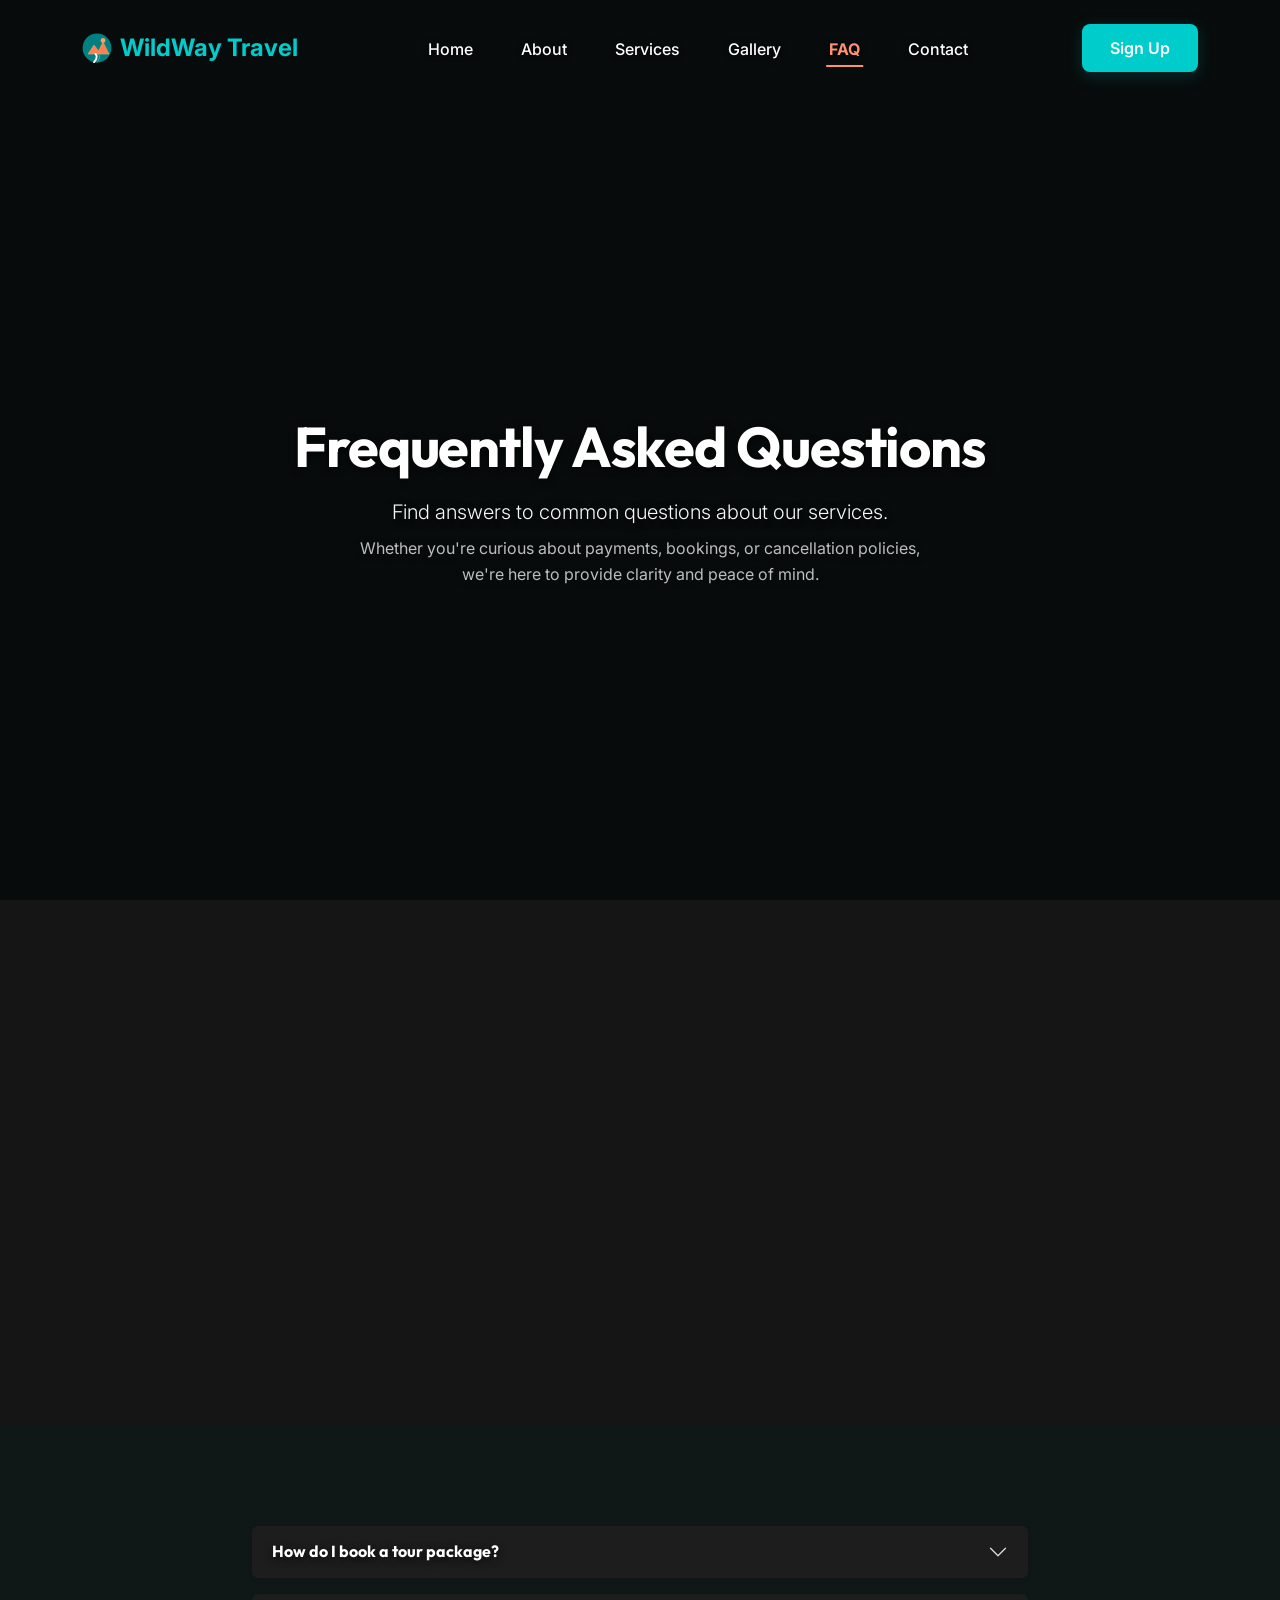
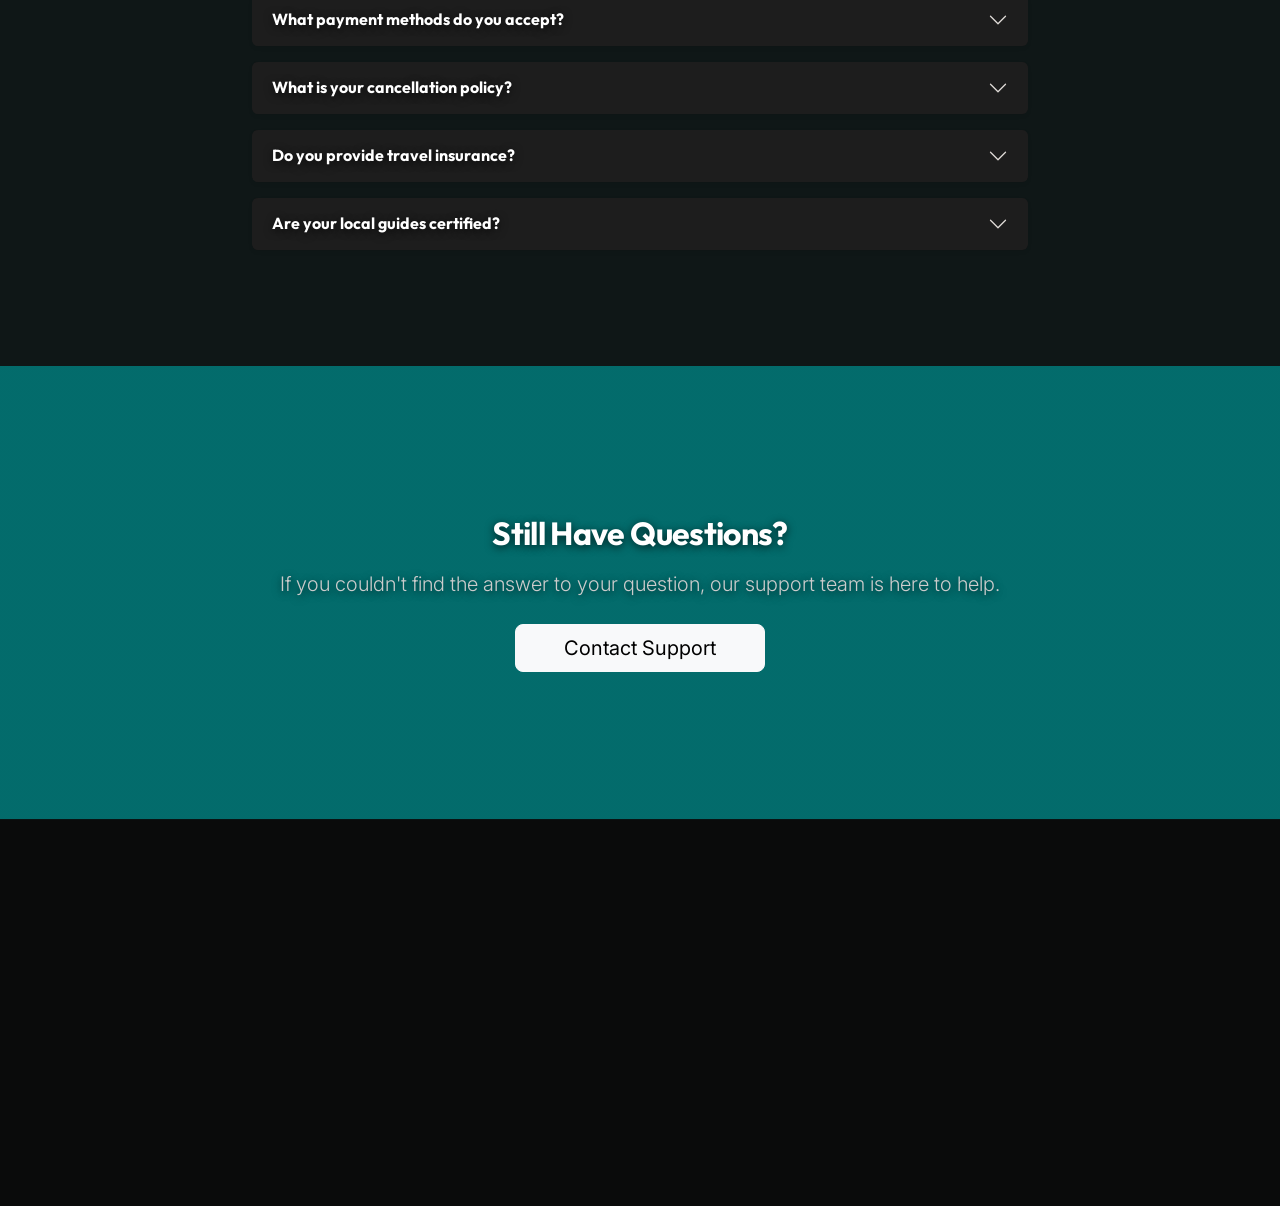
<file: faq.html>
<!DOCTYPE html>
<html lang="en" dir="ltr">
<head>
    <meta charset="UTF-8">
    <meta name="viewport" content="width=device-width, initial-scale=1.0">
    <title>WildWay Travel - FAQ</title>
    
    <link href="https://fonts.googleapis.com/css2?family=Inter:wght@400;500;600&family=Outfit:wght@400;700&display=swap" rel="stylesheet">
    <link href="https://cdn.jsdelivr.net/npm/bootstrap@5.3.2/dist/css/bootstrap.min.css" rel="stylesheet">
    <link rel="stylesheet" href="https://cdn.jsdelivr.net/npm/bootstrap-icons@1.11.1/font/bootstrap-icons.css">
    <link rel="stylesheet" href="assets/css/style.css">
<link rel="icon" href="assets/images/logo.svg" type="image/svg+xml">
</head>
<body>

    <!-- Header / Navbar -->
    <nav class="navbar navbar-expand-lg fixed-top">
        <div class="container">
            <a class="navbar-brand d-flex align-items-center gap-2" href="index.html">
                <img src="assets/images/logo.svg" alt="WildWay Logo" width="30" height="30">
                WildWay Travel
            </a>
            
            <button class="navbar-toggler" type="button" data-bs-toggle="offcanvas" data-bs-target="#mobileMenu" aria-controls="mobileMenu">
                <span class="navbar-toggler-icon"></span>
            </button>
            
            <div class="collapse navbar-collapse" id="mainMenu">
                <ul class="navbar-nav mx-auto mb-2 mb-lg-0">
                    <li class="nav-item">
                        <a class="nav-link" href="index.html">Home</a>
                    </li>
                    <li class="nav-item">
                        <a class="nav-link" href="about.html">About</a>
                    </li>
                    <li class="nav-item">
                        <a class="nav-link" href="services.html">Services</a>
                    </li>
                    <li class="nav-item">
                        <a class="nav-link" href="gallery.html">Gallery</a>
                    </li>
                    <li class="nav-item">
                        <a class="nav-link active" href="faq.html">FAQ</a>
                    </li>
                    <li class="nav-item">
                        <a class="nav-link" href="contact.html">Contact</a>
                    </li>
                </ul>
                
                <div class="d-flex align-items-center gap-3">
                    <a href="signup.html" class="btn btn-primary-custom">Sign Up</a>
                </div>
            </div>
        </div>
    </nav>

    <!-- Mobile Offcanvas Menu -->
    <div class="offcanvas offcanvas-end" tabindex="-1" id="mobileMenu" aria-labelledby="mobileMenuLabel">
        <div class="offcanvas-header">
            <a class="navbar-brand d-flex align-items-center gap-2 offcanvas-title" id="mobileMenuLabel" href="index.html">
                <img src="assets/images/logo.svg" alt="WildWay Logo" width="30" height="30">
                WildWay Travel
            </a>
            <button type="button" class="btn-close" data-bs-dismiss="offcanvas" aria-label="Close"></button>
        </div>
        <div class="offcanvas-body d-flex flex-column">
            <ul class="navbar-nav mb-4">
                <li class="nav-item"><a class="nav-link" href="index.html">Home</a></li>
                <li class="nav-item"><a class="nav-link" href="about.html">About</a></li>
                <li class="nav-item"><a class="nav-link" href="services.html">Services</a></li>
                <li class="nav-item"><a class="nav-link" href="gallery.html">Gallery</a></li>
                <li class="nav-item"><a class="nav-link" href="faq.html">FAQ</a></li>
                <li class="nav-item"><a class="nav-link" href="contact.html">Contact</a></li>
            </ul>
            <div class="d-grid gap-2 mt-4">
                <a href="signup.html" class="btn btn-primary-custom">Sign Up</a>
            </div>
        </div>
    </div>

    <!-- Hero Section -->
    <section class="hero-section" style="background: linear-gradient(rgba(0,0,0,0.5), rgba(0,0,0,0.5)), url('https://images.unsplash.com/photo-1497215728101-856f4ea42174?q=80&w=1920&auto=format&fit=crop') no-repeat center center; background-size: cover;">
        <div class="container hero-content text-center">
            <h1 class="display-4 fw-bold mb-3 animate-up text-white">Frequently Asked Questions</h1>
            <p class="lead text-light animate-up mb-2" style="animation-delay: 0.1s;">Find answers to common questions about our services.</p>
            <p class="text-light animate-up opacity-75" style="animation-delay: 0.2s; max-width: 600px; margin: 0 auto;">Whether you're curious about payments, bookings, or cancellation policies, we're here to provide clarity and peace of mind.</p>
        </div>
    </section>

    <!-- Popular Topics -->
    <section class="section-padding bg-light">
        <div class="container text-center">
            <h2 class="section-title animate-up">Popular Topics</h2>
            <div class="row g-4 mt-3">
                <div class="col-md-4 animate-up" style="animation-delay: 0.1s;">
                    <div class="card border-0 shadow-sm p-4 h-100 text-center">
                        <i class="bi bi-credit-card fs-1 text-primary mb-3"></i>
                        <h5 class="fw-bold">Payments &amp; Billing</h5>
                        <p class="mb-0" style="color:#aaaaaa;">Information on payment methods, refunds, and pricing.</p>
                    </div>
                </div>
                <div class="col-md-4 animate-up" style="animation-delay: 0.2s;">
                    <div class="card border-0 shadow-sm p-4 h-100 text-center">
                        <i class="bi bi-airplane fs-1 text-primary mb-3"></i>
                        <h5 class="fw-bold">Booking &amp; Cancellations</h5>
                        <p class="mb-0" style="color:#aaaaaa;">How to manage your trips and cancellation policies.</p>
                    </div>
                </div>
                <div class="col-md-4 animate-up" style="animation-delay: 0.3s;">
                    <div class="card border-0 shadow-sm p-4 h-100 text-center">
                        <i class="bi bi-shield-check fs-1 text-primary mb-3"></i>
                        <h5 class="fw-bold">Safety &amp; Insurance</h5>
                        <p class="mb-0" style="color:#aaaaaa;">Travel insurance details and safety guidelines.</p>
                    </div>
                </div>
            </div>
        </div>
    </section>

    <!-- FAQ Section -->
    <section class="section-padding">
        <div class="container max-w-800 mx-auto" style="max-width: 800px;">
            <div class="accordion" id="faqAccordion">
                
                <div class="accordion-item border-0 mb-3 shadow-sm rounded overflow-hidden animate-up">
                    <h2 class="accordion-header">
                        <button class="accordion-button fw-bold collapsed" type="button" data-bs-toggle="collapse" data-bs-target="#collapseOne" aria-expanded="false" aria-controls="collapseOne" style="background:rgba(30,30,30,0.95); color:#ffffff;">
                            How do I book a tour package?
                        </button>
                    </h2>
                    <div id="collapseOne" class="accordion-collapse collapse" data-bs-parent="#faqAccordion">
                        <div class="accordion-body" style="background:rgba(22,22,22,0.95); color:#cccccc;">
                            You can easily book a tour package by browsing our Services page, selecting the package you are interested in, and following the on-screen instructions to secure your reservation. Alternatively, you can contact our 24/7 support for assistance.
                        </div>
                    </div>
                </div>

                <!-- FAQ Item 2 -->
                <div class="accordion-item border-0 mb-3 shadow-sm rounded overflow-hidden animate-up" style="animation-delay: 0.1s;">
                    <h2 class="accordion-header">
                        <button class="accordion-button fw-bold collapsed" type="button" data-bs-toggle="collapse" data-bs-target="#collapseTwo" aria-expanded="false" aria-controls="collapseTwo" style="background:rgba(30,30,30,0.95); color:#ffffff;">
                            What payment methods do you accept?
                        </button>
                    </h2>
                    <div id="collapseTwo" class="accordion-collapse collapse" data-bs-parent="#faqAccordion">
                        <div class="accordion-body" style="background:rgba(22,22,22,0.95); color:#cccccc;">
                            We accept all major credit and debit cards, including Visa, MasterCard, and American Express. We also support digital wallets such as PayPal, Apple Pay, and Google Pay for secure and convenient transactions.
                        </div>
                    </div>
                </div>

                <!-- FAQ Item 3 -->
                <div class="accordion-item border-0 mb-3 shadow-sm rounded overflow-hidden animate-up" style="animation-delay: 0.2s;">
                    <h2 class="accordion-header">
                        <button class="accordion-button fw-bold collapsed" type="button" data-bs-toggle="collapse" data-bs-target="#collapseThree" aria-expanded="false" aria-controls="collapseThree" style="background:rgba(30,30,30,0.95); color:#ffffff;">
                            What is your cancellation policy?
                        </button>
                    </h2>
                    <div id="collapseThree" class="accordion-collapse collapse" data-bs-parent="#faqAccordion">
                        <div class="accordion-body" style="background:rgba(22,22,22,0.95); color:#cccccc;">
                            Our cancellation policy varies depending on the specific service or package booked. Generally, cancellations made 30 days prior to departure receive a full refund. Please review the detailed terms during checkout or contact support for specifics.
                        </div>
                    </div>
                </div>

                <!-- FAQ Item 4 -->
                <div class="accordion-item border-0 mb-3 shadow-sm rounded overflow-hidden animate-up" style="animation-delay: 0.3s;">
                    <h2 class="accordion-header">
                        <button class="accordion-button fw-bold collapsed" type="button" data-bs-toggle="collapse" data-bs-target="#collapseFour" aria-expanded="false" aria-controls="collapseFour" style="background:rgba(30,30,30,0.95); color:#ffffff;">
                            Do you provide travel insurance?
                        </button>
                    </h2>
                    <div id="collapseFour" class="accordion-collapse collapse" data-bs-parent="#faqAccordion">
                        <div class="accordion-body" style="background:rgba(22,22,22,0.95); color:#cccccc;">
                            Yes, we offer comprehensive travel insurance options covering trip cancellations, medical emergencies, and lost baggage. You can add insurance to your booking during the checkout process.
                        </div>
                    </div>
                </div>

                <!-- FAQ Item 5 -->
                <div class="accordion-item border-0 mb-3 shadow-sm rounded overflow-hidden animate-up" style="animation-delay: 0.4s;">
                    <h2 class="accordion-header">
                        <button class="accordion-button fw-bold collapsed" type="button" data-bs-toggle="collapse" data-bs-target="#collapseFive" aria-expanded="false" aria-controls="collapseFive" style="background:rgba(30,30,30,0.95); color:#ffffff;">
                            Are your local guides certified?
                        </button>
                    </h2>
                    <div id="collapseFive" class="accordion-collapse collapse" data-bs-parent="#faqAccordion">
                        <div class="accordion-body" style="background:rgba(22,22,22,0.95); color:#cccccc;">
                            Absolutely. All our local guides are highly experienced and certified professionals who are passionate about sharing their deep knowledge of the destination's culture, history, and hidden gems.
                        </div>
                    </div>
                </div>

            </div>
        </div>
    </section>

    <!-- Still Have Questions CTA -->
    <section class="section-padding text-white" style="background: linear-gradient(rgba(0,128,128,0.8), rgba(0,128,128,0.8)), url('https://images.unsplash.com/photo-1521737604893-d14cc237f11d?q=80&w=1920&auto=format&fit=crop') center/cover;">
        <div class="container text-center py-5">
            <h2 class="fw-bold mb-3 animate-up">Still Have Questions?</h2>
            <p class="lead mb-4 animate-up" style="animation-delay: 0.1s;">If you couldn't find the answer to your question, our support team is here to help.</p>
            <a href="contact.html" class="btn btn-light btn-lg px-5 animate-up" style="animation-delay: 0.2s;">Contact Support</a>
        </div>
    </section>

    <!-- Footer -->
    <footer>
        <div class="container">
            <div class="row g-4">
                <div class="col-lg-4 col-md-6">
                    <a class="navbar-brand d-inline-flex align-items-center gap-2 mb-3" href="index.html" style="padding: 0;">
                        <img src="assets/images/logo.svg" alt="WildWay Logo" width="30" height="30">
                        WildWay Travel
                    </a>
                    <p class="text-secondary">Making your travel dreams a reality with expertly crafted itineraries and uncompromised service.</p>
                    <div class="d-flex gap-3 mt-3">
                        <a href="#"><i class="bi bi-facebook fs-5"></i></a>
                        <a href="#"><i class="bi bi-twitter-x fs-5"></i></a>
                        <a href="#"><i class="bi bi-instagram fs-5"></i></a>
                        <a href="#"><i class="bi bi-youtube fs-5"></i></a>
                    </div>
                </div>
                <div class="col-lg-2 col-md-6">
                    <h6 class="text-white fw-bold mb-3">Company</h6>
                    <ul class="list-unstyled">
                        <li class="mb-2"><a href="#">About Us</a></li>
                        <li class="mb-2"><a href="#">Careers</a></li>
                        <li class="mb-2"><a href="#">Blog</a></li>
                        <li class="mb-2"><a href="#">Press</a></li>
                    </ul>
                </div>
                <div class="col-lg-2 col-md-6">
                    <h6 class="text-white fw-bold mb-3">Support</h6>
                    <ul class="list-unstyled">
                        <li class="mb-2"><a href="#">Help Center</a></li>
                        <li class="mb-2"><a href="#">Safety</a></li>
                        <li class="mb-2"><a href="#">Cancellation Options</a></li>
                        <li class="mb-2"><a href="#">Contact Us</a></li>
                    </ul>
                </div>
                <div class="col-lg-4 col-md-6">
                    <h6 class="text-white fw-bold mb-3">Newsletter</h6>
                    <p class="text-secondary small">Get the latest travel updates and offers directly in your inbox.</p>
                    <form class="d-flex">
                        <input type="email" class="form-control form-control-sm me-2 bg-dark border-secondary text-white" placeholder="Email">
                        <button type="submit" class="btn btn-primary-custom btn-sm">Join</button>
                    </form>
                </div>
            </div>
            <hr class="border-secondary mt-5 mb-4">
            <div class="text-center text-secondary small">
                &copy; 2026 WildWay Travel. All rights reserved.
            </div>
        </div>
    </footer>

    <!-- Back to top -->
    <a href="#" class="back-to-top shadow" id="backToTop"><i class="bi bi-arrow-up"></i></a>

    <!-- Scripts -->
    <script src="https://cdn.jsdelivr.net/npm/bootstrap@5.3.2/dist/js/bootstrap.bundle.min.js"></script>
    <script src="assets/js/main.js"></script>
</body>
</html>
</file>
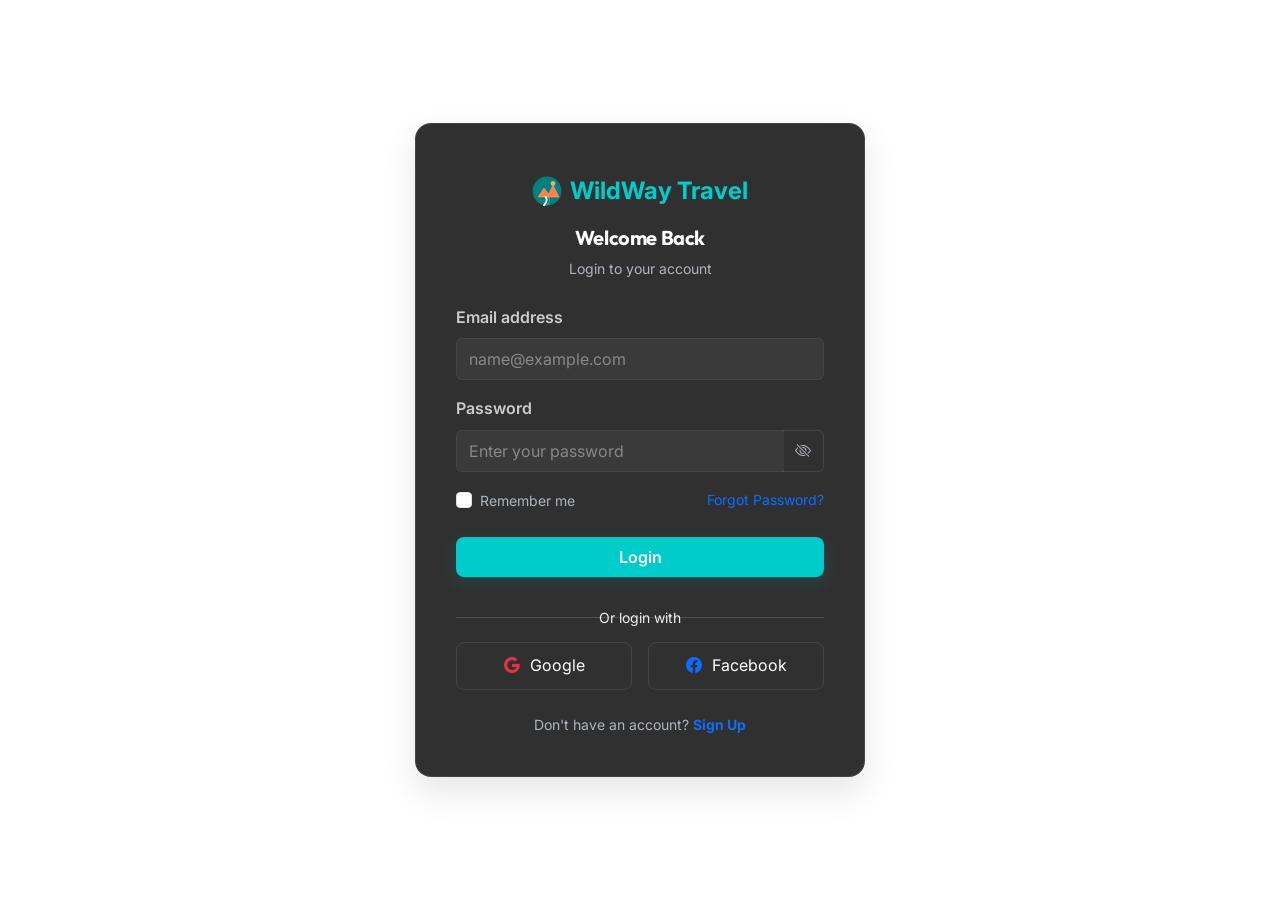
<file: login.html>
<!DOCTYPE html>
<html lang="en" dir="ltr">
<head>
    <meta charset="UTF-8">
    <meta name="viewport" content="width=device-width, initial-scale=1.0">
    <title>WildWay Travel - Login</title>
    
    <link href="https://fonts.googleapis.com/css2?family=Inter:wght@400;500;600&family=Outfit:wght@400;700&display=swap" rel="stylesheet">
    <link href="https://cdn.jsdelivr.net/npm/bootstrap@5.3.2/dist/css/bootstrap.min.css" rel="stylesheet">
    <link rel="stylesheet" href="https://cdn.jsdelivr.net/npm/bootstrap-icons@1.11.1/font/bootstrap-icons.css">
    <link rel="stylesheet" href="assets/css/style.css">
    
    <style>
        .auth-container {
            min-height: 100vh;
            display: flex;
            align-items: center;
            justify-content: center;
            background: linear-gradient(135deg, var(--card-bg) 0%, rgba(0, 128, 128, 0.1) 100%);
            padding: 40px 20px;
        }
        .auth-card {
            background-color: var(--bg-color);
            border-radius: 16px;
            box-shadow: 0 15px 35px rgba(0,0,0,0.1);
            max-width: 450px;
            width: 100%;
            padding: 2.5rem;
            position: relative;
        }
        .social-btn {
            border: 1px solid #ddd;
            background-color: transparent;
            color: var(--text-color);
            padding: 10px;
            border-radius: 8px;
            display: flex;
            align-items: center;
            justify-content: center;
            gap: 10px;
            transition: all 0.3s;
        }
        .social-btn:hover {
            background-color: rgba(0, 128, 128, 0.05);
            transform: translateY(-2px);
            box-shadow: 0 5px 15px rgba(0,0,0,0.05);
            border-color: var(--primary-color);
            color: var(--primary-color);
        }
        [data-theme="dark"] .social-btn {
            border-color: #444;
            color: #fff;
        }
        [data-theme="dark"] .auth-card {
            background-color: rgba(26, 26, 26, 0.9);
            backdrop-filter: blur(15px);
            border: 1px solid rgba(255, 255, 255, 0.1);
            color: #fff;
        }
        [data-theme="dark"] .form-control {
            background-color: rgba(255, 255, 255, 0.05);
            border-color: rgba(255, 255, 255, 0.1);
            color: #fff;
        }
        [data-theme="dark"] .form-control::placeholder {
            color: #888;
        }
        [data-theme="dark"] .form-control:focus {
            background-color: rgba(255, 255, 255, 0.1);
            border-color: var(--primary-color);
            color: #fff;
        }
        [data-theme="dark"] .input-group-text {
            border-color: rgba(255, 255, 255, 0.1);
        }
        [data-theme="dark"] .text-muted {
            color: #adb5bd !important;
        }
        .cursor-pointer { cursor: pointer; }
    </style>
<link rel="icon" href="assets/images/logo.svg" type="image/svg+xml">
</head>
<body style="background: url('https://images.unsplash.com/photo-1506012787146-f92b2d7d6d96?q=80&w=1920&auto=format&fit=crop') no-repeat center center fixed; background-size: 100% 100%;">

    <div class="auth-container">
        <div class="auth-card animate-up">

            <div class="text-center mb-4 mt-2">
                <a class="navbar-brand d-inline-flex align-items-center justify-content-center gap-2 mb-3" href="index.html" style="padding: 0;">
                      <img src="assets/images/logo.svg" alt="WildWay Logo" width="30" height="30">
                      WildWay Travel
                  </a>
                <h5 class="fw-bold">Welcome Back</h5>
                <p class="text-muted small mb-0">Login to your account</p>
            </div>
            
            <form>
                <div class="mb-3">
                    <label class="form-label fw-semibold">Email address</label>
                    <input type="email" class="form-control py-2" placeholder="name@example.com" required>
                </div>
                <div class="mb-3">
                    <label class="form-label fw-semibold">Password</label>
                    <div class="input-group">
                        <input type="password" class="form-control py-2 border-end-0" id="passwordInput" placeholder="Enter your password" required>
                        <span class="input-group-text bg-transparent border-start-0 cursor-pointer" onclick="togglePassword('passwordInput', this)">
                            <i class="bi bi-eye-slash text-muted"></i>
                        </span>
                    </div>
                </div>
                <div class="mb-4 d-flex justify-content-between align-items-center">
                    <div class="form-check mb-0">
                        <input type="checkbox" class="form-check-input" id="rememberMe">
                        <label class="form-check-label small text-muted" for="rememberMe">Remember me</label>
                    </div>
                    <a href="#" class="text-primary text-decoration-none small fw-normal">Forgot Password?</a>
                </div>
                <button type="submit" class="btn btn-primary-custom w-100 py-2 mb-4">Login</button>
            </form>
            
            <div class="position-relative text-center mb-4">
                <hr class="text-muted">
                <span class="position-absolute top-50 start-50 translate-middle px-3 small" style="background-color: var(--bg-color); color: var(--text-color);">Or login with</span>
            </div>
            
            <div class="d-flex gap-3 mb-4">
                <button class="social-btn w-100"><i class="bi bi-google text-danger"></i> Google</button>
                <button class="social-btn w-100"><i class="bi bi-facebook text-primary"></i> Facebook</button>
            </div>
            
            <div class="text-center mt-auto">
                <p class="text-muted mb-0 small">Don't have an account? <a href="signup.html" class="text-primary fw-bold text-decoration-none">Sign Up</a></p>
            </div>
        </div>
    </div>

    <script src="https://cdn.jsdelivr.net/npm/bootstrap@5.3.2/dist/js/bootstrap.bundle.min.js"></script>
    <script src="assets/js/main.js"></script>
    <script>
        function togglePassword(inputId, iconSpan) {
            const input = document.getElementById(inputId);
            const icon = iconSpan.querySelector('i');
            if (input.type === 'password') {
                input.type = 'text';
                icon.classList.remove('bi-eye-slash');
                icon.classList.add('bi-eye');
            } else {
                input.type = 'password';
                icon.classList.remove('bi-eye');
                icon.classList.add('bi-eye-slash');
            }
        }
    </script>
</body>
</html>
</file>
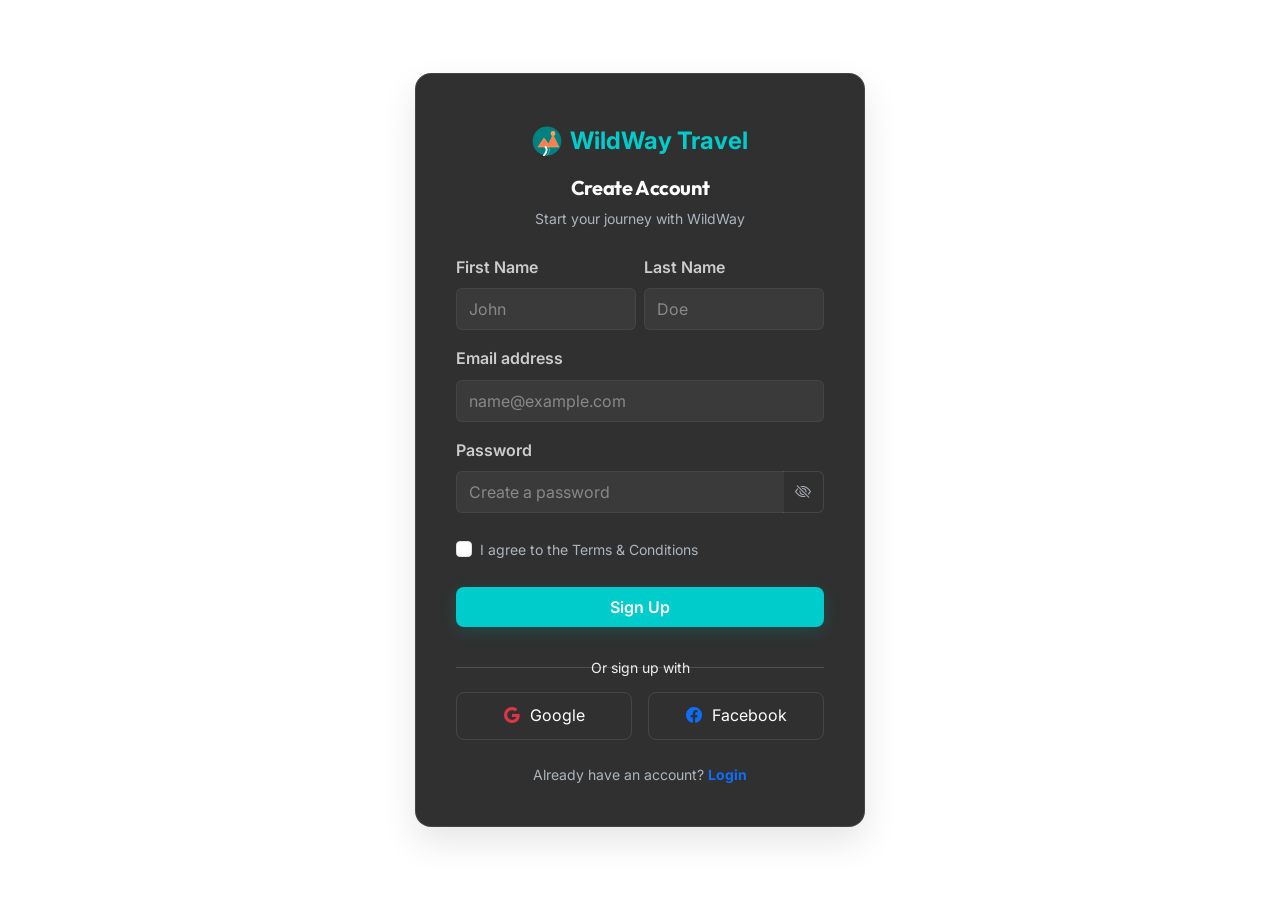
<file: signup.html>
<!DOCTYPE html>
<html lang="en" dir="ltr">
<head>
    <meta charset="UTF-8">
    <meta name="viewport" content="width=device-width, initial-scale=1.0">
    <title>WildWay Travel - Sign Up</title>
    
    <link href="https://fonts.googleapis.com/css2?family=Inter:wght@400;500;600&family=Outfit:wght@400;700&display=swap" rel="stylesheet">
    <link href="https://cdn.jsdelivr.net/npm/bootstrap@5.3.2/dist/css/bootstrap.min.css" rel="stylesheet">
    <link rel="stylesheet" href="https://cdn.jsdelivr.net/npm/bootstrap-icons@1.11.1/font/bootstrap-icons.css">
    <link rel="stylesheet" href="assets/css/style.css">
    
    <style>
        .auth-container {
            min-height: 100vh;
            display: flex;
            align-items: center;
            justify-content: center;
            background: linear-gradient(135deg, var(--card-bg) 0%, rgba(255, 127, 80, 0.1) 100%);
            padding: 40px 20px;
        }
        .auth-card {
            background-color: var(--bg-color);
            border-radius: 16px;
            box-shadow: 0 15px 35px rgba(0,0,0,0.1);
            max-width: 450px;
            width: 100%;
            padding: 2.5rem;
            position: relative;
        }
        .social-btn {
            border: 1px solid #ddd;
            background-color: transparent;
            color: var(--text-color);
            padding: 10px;
            border-radius: 8px;
            display: flex;
            align-items: center;
            justify-content: center;
            gap: 10px;
            transition: all 0.3s;
        }
        .social-btn:hover {
            background-color: rgba(0, 128, 128, 0.05);
            transform: translateY(-2px);
            box-shadow: 0 5px 15px rgba(0,0,0,0.05);
            border-color: var(--primary-color);
            color: var(--primary-color);
        }
        [data-theme="dark"] .social-btn {
            border-color: #444;
            color: #fff;
        }
        [data-theme="dark"] .auth-card {
            background-color: rgba(26, 26, 26, 0.9);
            backdrop-filter: blur(15px);
            border: 1px solid rgba(255, 255, 255, 0.1);
            color: #fff;
        }
        [data-theme="dark"] .form-control {
            background-color: rgba(255, 255, 255, 0.05);
            border-color: rgba(255, 255, 255, 0.1);
            color: #fff;
        }
        [data-theme="dark"] .form-control::placeholder {
            color: #888;
        }
        [data-theme="dark"] .form-control:focus {
            background-color: rgba(255, 255, 255, 0.1);
            border-color: var(--primary-color);
            color: #fff;
        }
        [data-theme="dark"] .input-group-text {
            border-color: rgba(255, 255, 255, 0.1);
        }
        [data-theme="dark"] .text-muted {
            color: #adb5bd !important;
        }
        .cursor-pointer { cursor: pointer; }
    </style>
<link rel="icon" href="assets/images/logo.svg" type="image/svg+xml">
</head>
<body style="background: url('https://images.unsplash.com/photo-1469854523086-cc02fe5d8800?q=80&w=1920&auto=format&fit=crop') no-repeat center center fixed; background-size: 100% 100%;">

    <div class="auth-container">
        <div class="auth-card animate-up">

            <div class="text-center mb-4 mt-2">
                <a class="navbar-brand d-inline-flex align-items-center justify-content-center gap-2 mb-3" href="index.html" style="padding: 0;">
                      <img src="assets/images/logo.svg" alt="WildWay Logo" width="30" height="30">
                      WildWay Travel
                  </a>
                <h5 class="fw-bold">Create Account</h5>
                <p class="text-muted small mb-0">Start your journey with WildWay</p>
            </div>
            
            <form>
                <div class="row g-2 mb-3">
                    <div class="col-sm-6">
                        <label class="form-label fw-semibold">First Name</label>
                        <input type="text" class="form-control py-2" placeholder="John" required>
                    </div>
                    <div class="col-sm-6">
                        <label class="form-label fw-semibold">Last Name</label>
                        <input type="text" class="form-control py-2" placeholder="Doe" required>
                    </div>
                </div>
                <div class="mb-3">
                    <label class="form-label fw-semibold">Email address</label>
                    <input type="email" class="form-control py-2" placeholder="name@example.com" required>
                </div>
                <div class="mb-4">
                    <label class="form-label fw-semibold">Password</label>
                    <div class="input-group">
                        <input type="password" class="form-control py-2 border-end-0" id="passwordInput" placeholder="Create a password" required>
                        <span class="input-group-text bg-transparent border-start-0 cursor-pointer" onclick="togglePassword('passwordInput', this)">
                            <i class="bi bi-eye-slash text-muted"></i>
                        </span>
                    </div>
                </div>
                <div class="mb-4 form-check">
                    <input type="checkbox" class="form-check-input" id="terms" required>
                    <label class="form-check-label small text-muted" for="terms">I agree to the Terms & Conditions</label>
                </div>
                <button type="submit" class="btn btn-primary-custom w-100 py-2 mb-4">Sign Up</button>
            </form>
            
            <div class="position-relative text-center mb-4">
                <hr class="text-muted">
                <span class="position-absolute top-50 start-50 translate-middle px-3 small" style="background-color: var(--bg-color); color: var(--text-color);">Or sign up with</span>
            </div>
            
            <div class="d-flex gap-3 mb-4">
                <button class="social-btn w-100"><i class="bi bi-google text-danger"></i> Google</button>
                <button class="social-btn w-100"><i class="bi bi-facebook text-primary"></i> Facebook</button>
            </div>
            
            <div class="text-center mt-auto">
                <p class="text-muted mb-0 small">Already have an account? <a href="login.html" class="text-primary fw-bold text-decoration-none">Login</a></p>
            </div>
        </div>
    </div>

    <script src="https://cdn.jsdelivr.net/npm/bootstrap@5.3.2/dist/js/bootstrap.bundle.min.js"></script>
    <script src="assets/js/main.js"></script>
    <script>
        function togglePassword(inputId, iconSpan) {
            const input = document.getElementById(inputId);
            const icon = iconSpan.querySelector('i');
            if (input.type === 'password') {
                input.type = 'text';
                icon.classList.remove('bi-eye-slash');
                icon.classList.add('bi-eye');
            } else {
                input.type = 'password';
                icon.classList.remove('bi-eye');
                icon.classList.add('bi-eye-slash');
            }
        }
    </script>
</body>
</html>
</file>
<file: assets/css/style.css>
:root {
    --primary-color: #008080;
    --secondary-color: #FF7F50;
    --tertiary-color: #F4A460;
    --text-color: #2c3e50;
    --footer-bg: rgba(26, 26, 26, 0.9);
    --footer-text: #ffffff;
}

[data-theme="dark"] {
    --text-color: #f0f0f0;
    --footer-bg: rgba(10, 10, 10, 0.9);
    --primary-color: #00cccc;
    --secondary-color: #FF9070;
}

/* =============================================
   BASE BODY - Dark theme always active
   ============================================= */
body {
    background-color: #fdfbf7; /* Soft warm cream instead of pure white */
    background-attachment: fixed;
    color: var(--text-color);
    font-family: 'Inter', sans-serif;
    line-height: 1.6;
    transition: background-color 0.3s ease, color 0.3s ease;
}

/* Dark mode: all text defaults to bright white */
[data-theme="dark"] body {
    color: #f0f0f0;
    background-color: #0f1717; /* Deep rich dark teal */
}

/* =============================================
   TYPOGRAPHY
   ============================================= */
h1, h2, h3, h4, h5, h6 {
    font-family: 'Outfit', sans-serif;
    font-weight: 700;
    line-height: 1.2;
    letter-spacing: -0.02em;
    color: var(--text-color);
}

[data-theme="dark"] h1,
[data-theme="dark"] h2,
[data-theme="dark"] h3,
[data-theme="dark"] h4,
[data-theme="dark"] h5,
[data-theme="dark"] h6 {
    color: #ffffff;
}

p {
    color: var(--text-color);
}

[data-theme="dark"] p {
    color: #d0d0d0;
}

/* Override Bootstrap muted text in dark mode */
[data-theme="dark"] .text-muted {
    color: #aaaaaa !important;
}

[data-theme="dark"] .lead {
    color: #cccccc;
}

/* =============================================
   GLASSMORPHISM CARDS & SECTIONS
   ============================================= */
.bg-light, .bg-white {
    background-color: rgba(255, 255, 255, 0.9) !important;
    backdrop-filter: blur(20px);
    -webkit-backdrop-filter: blur(20px);
    border: 1px solid rgba(255, 255, 255, 0.6);
}

.bg-alternate {
    background-color: #f2f9f9 !important; /* Soft teal */
}

[data-theme="dark"] .bg-light,
[data-theme="dark"] .bg-white {
    background-color: rgba(22, 22, 22, 0.92) !important;
    border: 1px solid rgba(255, 255, 255, 0.08);
    color: #f0f0f0;
}

[data-theme="dark"] .bg-alternate {
    background-color: #121818 !important; /* Soft dark teal */
}

.card {
    background-color: rgba(255, 255, 255, 0.92);
    backdrop-filter: blur(20px);
    -webkit-backdrop-filter: blur(20px);
    border: 1px solid rgba(255, 255, 255, 0.6);
    box-shadow: 0 8px 32px rgba(0, 0, 0, 0.08);
    transition: transform 0.3s cubic-bezier(0.16, 1, 0.3, 1), box-shadow 0.3s cubic-bezier(0.16, 1, 0.3, 1);
}
.card:hover {
    transform: translateY(-5px);
    box-shadow: 0 12px 40px rgba(0, 0, 0, 0.15);
}

[data-theme="dark"] .card {
    background-color: rgba(22, 22, 22, 0.93);
    border: 1px solid rgba(255, 255, 255, 0.1);
    box-shadow: 0 8px 32px rgba(0, 0, 0, 0.5);
    color: #f0f0f0;
}
[data-theme="dark"] .card:hover {
    box-shadow: 0 12px 40px rgba(0, 0, 0, 0.7);
}

/* All text inside cards should be bright in dark mode */
[data-theme="dark"] .card-title,
[data-theme="dark"] .card-body h1,
[data-theme="dark"] .card-body h2,
[data-theme="dark"] .card-body h3,
[data-theme="dark"] .card-body h4,
[data-theme="dark"] .card-body h5,
[data-theme="dark"] .card-body h6 {
    color: #ffffff;
}
[data-theme="dark"] .card-body p,
[data-theme="dark"] .card-text {
    color: #cccccc;
}
[data-theme="dark"] .card .text-muted {
    color: #aaaaaa !important;
}

/* =============================================
   SECTIONS — ensure text pops over background
   ============================================= */
section {
    position: relative;
}

[data-theme="dark"] section h1,
[data-theme="dark"] section h2,
[data-theme="dark"] section h3,
[data-theme="dark"] section h4,
[data-theme="dark"] section h5,
[data-theme="dark"] section h6 {
    color: #ffffff;
    text-shadow: 0 2px 12px rgba(0,0,0,0.8);
}

[data-theme="dark"] section p {
    color: #d4d4d4;
    text-shadow: 0 1px 6px rgba(0,0,0,0.7);
}

/* Text sitting directly on background (not in a card) */
[data-theme="dark"] section > .container *:not(.card):not(.card *):not(.btn):not(.badge) {
    text-shadow: 0 2px 8px rgba(0,0,0,0.7);
}

/* =============================================
   NAVBAR
   ============================================= */
.navbar {
    background-color: transparent !important;
    backdrop-filter: none;
    box-shadow: none;
    transition: all 0.4s ease;
    padding-top: 1.5rem;
    padding-bottom: 1.5rem;
}
.navbar.scrolled {
    background-color: rgba(15, 15, 15, 0.95) !important;
    backdrop-filter: blur(15px);
    -webkit-backdrop-filter: blur(15px);
    box-shadow: 0 4px 30px rgba(0, 0, 0, 0.5);
    padding-top: 0.8rem;
    padding-bottom: 0.8rem;
    border-bottom: 1px solid rgba(255,255,255,0.08);
}
.navbar-brand {
    color: var(--primary-color) !important;
    font-weight: bold;
    font-size: 1.5rem;
    text-shadow: none;
}
.nav-link {
    color: #ffffff !important;
    font-weight: 500;
    text-shadow: 0 1px 6px rgba(0,0,0,0.8);
    position: relative;
    padding-bottom: 5px;
}
.nav-link:hover {
    color: var(--secondary-color) !important;
}
.nav-link.active {
    color: var(--secondary-color) !important;
    font-weight: 700;
}
.nav-link::after {
    content: '';
    position: absolute;
    width: 0;
    height: 2px;
    bottom: 0;
    left: 50%;
    background-color: var(--secondary-color);
    transition: all 0.3s ease;
    transform: translateX(-50%);
}
.nav-link:hover::after,
.nav-link.active::after {
    width: 80%;
}
.navbar.scrolled .nav-link {
    color: #e0e0e0 !important;
    text-shadow: none;
}

@media (min-width: 992px) {
    .navbar-nav {
        gap: 2rem;
    }
}

/* =============================================
   BUTTONS
   ============================================= */
.btn-primary-custom {
    background-color: var(--primary-color);
    color: #fff;
    border: none;
    padding: 12px 28px;
    border-radius: 8px;
    font-weight: 600;
    transition: all 0.3s cubic-bezier(0.16, 1, 0.3, 1);
    box-shadow: 0 4px 15px rgba(0, 128, 128, 0.3);
    text-shadow: none;
}
.btn-primary-custom:hover {
    background-color: var(--secondary-color);
    transform: translateY(-3px) scale(1.02);
    box-shadow: 0 8px 25px rgba(255, 127, 80, 0.5);
    color: #fff;
}

.btn-dark {
    transition: all 0.3s cubic-bezier(0.16, 1, 0.3, 1);
}
.btn-dark:hover {
    transform: translateY(-3px) scale(1.02);
    box-shadow: 0 8px 25px rgba(0, 0, 0, 0.4);
}

/* =============================================
   HERO SECTION
   ============================================= */
.hero-section {
    min-height: 100vh;
    display: flex;
    align-items: center;
    position: relative;
    overflow: hidden;
    color: white;
    padding-top: 100px; /* Offset for fixed navbar */
}
.hero-content {
    position: relative;
    z-index: 2;
}
.hero-section h1,
.hero-section h2,
.hero-section p {
    color: #ffffff;
    text-shadow: 0 3px 20px rgba(0,0,0,0.9), 0 1px 4px rgba(0,0,0,0.8);
}

/* =============================================
   ANIMATIONS
   ============================================= */
.animate-up {
    opacity: 0;
    transform: translateY(40px);
    transition: all 1s cubic-bezier(0.16, 1, 0.3, 1);
}
.animate-up.visible {
    opacity: 1;
    transform: translateY(0);
}

/* =============================================
   SERVICE CARDS
   ============================================= */
.service-card {
    border-radius: 12px;
    overflow: hidden;
    height: 100%;
}
.service-card img {
    height: 300px;
    object-fit: cover;
    width: 100%;
}
[data-theme="dark"] .service-card .card-title,
[data-theme="dark"] .service-card .fw-bold {
    color: #ffffff;
}
[data-theme="dark"] .service-card .small,
[data-theme="dark"] .service-card p {
    color: #bbbbbb !important;
}

/* =============================================
   ACCORDION / FAQ
   ============================================= */
[data-theme="dark"] .accordion-item {
    background-color: rgba(22, 22, 22, 0.93);
    border: 1px solid rgba(255,255,255,0.08);
    color: #f0f0f0;
}
[data-theme="dark"] .accordion-button {
    background-color: rgba(30, 30, 30, 0.95);
    color: #ffffff;
    box-shadow: none;
}
[data-theme="dark"] .accordion-button:not(.collapsed) {
    background-color: rgba(0, 170, 170, 0.2);
    color: #00cccc;
}
[data-theme="dark"] .accordion-button::after {
    filter: invert(1);
}
[data-theme="dark"] .accordion-body {
    color: #cccccc;
    background-color: rgba(22, 22, 22, 0.93);
}

/* =============================================
   LIST GROUPS & BADGES
   ============================================= */
[data-theme="dark"] .list-group-item {
    background-color: rgba(30,30,30,0.9);
    border-color: rgba(255,255,255,0.08);
    color: #e0e0e0;
}

[data-theme="dark"] .badge.bg-primary {
    background-color: var(--primary-color) !important;
    color: #fff;
}

/* =============================================
   FOOTER
   ============================================= */
footer {
    background-color: var(--footer-bg);
    backdrop-filter: blur(20px);
    -webkit-backdrop-filter: blur(20px);
    color: #f0f0f0;
    padding: 80px 0 30px;
    border-top: 1px solid rgba(255,255,255,0.1);
}
footer h5, footer h6 {
    color: #ffffff;
}
footer p, footer li {
    color: #cccccc;
}
footer a {
    color: #aaaaaa;
    text-decoration: none;
    transition: color 0.3s;
}
footer a:hover {
    color: var(--secondary-color);
}

/* =============================================
   BACK TO TOP
   ============================================= */
.back-to-top {
    position: fixed;
    bottom: 30px;
    right: 30px;
    background-color: var(--primary-color);
    color: white;
    width: 45px;
    height: 45px;
    border-radius: 50%;
    display: flex;
    align-items: center;
    justify-content: center;
    text-decoration: none;
    opacity: 0;
    visibility: hidden;
    transition: all 0.3s cubic-bezier(0.16, 1, 0.3, 1);
    z-index: 999;
    box-shadow: 0 4px 15px rgba(0,0,0,0.4);
}
.back-to-top.show {
    opacity: 1;
    visibility: visible;
}
.back-to-top:hover {
    background-color: var(--secondary-color);
    color: white;
    transform: translateY(-5px);
}

/* =============================================
   CONTACT SOCIAL ICONS
   ============================================= */
.social-icon {
    display: flex;
    align-items: center;
    justify-content: center;
    width: 50px;
    height: 50px;
    background-color: rgba(255,255,255,0.15);
    backdrop-filter: blur(5px);
    color: #fff;
    border-radius: 50%;
    text-decoration: none;
    transition: all 0.3s cubic-bezier(0.16, 1, 0.3, 1);
    box-shadow: 0 4px 10px rgba(0,0,0,0.3);
    border: 1px solid rgba(255,255,255,0.2);
}
.social-icon:hover {
    background-color: var(--primary-color);
    color: #fff;
    transform: translateY(-5px);
    box-shadow: 0 8px 20px rgba(0, 170, 170, 0.5);
}

/* =============================================
   FORM INPUTS IN DARK MODE
   ============================================= */
[data-theme="dark"] .form-control,
[data-theme="dark"] .form-select {
    background-color: rgba(40, 40, 40, 0.9);
    border-color: rgba(255,255,255,0.15);
    color: #f0f0f0;
}
[data-theme="dark"] .form-control::placeholder {
    color: #888;
}
[data-theme="dark"] .form-control:focus,
[data-theme="dark"] .form-select:focus {
    background-color: rgba(50, 50, 50, 0.95);
    border-color: var(--primary-color);
    color: #f0f0f0;
    box-shadow: 0 0 0 3px rgba(0, 170, 170, 0.2);
}
[data-theme="dark"] .form-label {
    color: #cccccc;
}
[data-theme="dark"] .input-group-text {
    background-color: rgba(40,40,40,0.9);
    border-color: rgba(255,255,255,0.15);
    color: #aaa;
}

/* =============================================
   GENERAL UTILITIES
   ============================================= */
.section-padding {
    padding: 100px 0;
}
.section-title {
    color: var(--primary-color);
    margin-bottom: 50px;
    text-align: center;
    font-weight: 800;
    letter-spacing: -0.03em;
}
[data-theme="dark"] .section-title {
    color: var(--secondary-color);
    text-shadow: 0 2px 12px rgba(0,0,0,0.8);
}

/* Force Bootstrap text utility overrides in dark mode */
[data-theme="dark"] .fw-bold,
[data-theme="dark"] strong {
    color: #ffffff;
}
[data-theme="dark"] small {
    color: #aaaaaa;
}

/* Hamburger Menu Fixes */
.navbar-toggler {
    background-color: var(--primary-color) !important;
}
.navbar-toggler-icon {
    filter: brightness(0) invert(1);
}
.offcanvas {
    background-color: #000000 !important;
    color: #ffffff !important;
}
.offcanvas .nav-link {
    color: #ffffff !important;
}
.offcanvas .btn-close {
    filter: invert(1) grayscale(100%) brightness(200%);
}

/* Highlight selected menu in mobile view (Offcanvas) */
.offcanvas .nav-link.active {
    background-color: var(--primary-color) !important;
    color: #ffffff !important;
    border-radius: 6px !important;
    padding: 10px 15px !important;
    margin-bottom: 5px !important;
    font-weight: bold !important;
}
.offcanvas .nav-link.active::after {
    display: none !important;
}

/* Mobile Hero Buttons Wrap */
@media (max-width: 768px) {
    .hero-content .btn {
        display: block;
        width: 100%;
        margin: 0 0 15px 0 !important;
    }
    
    /* Hamburger icon size adjustment */
    .navbar-toggler {
        padding: 0.25rem 0.75rem !important;
        transform: scale(1);
        transform-origin: right center;
    }
    .navbar-toggler-icon {
        width: 1.5em !important;
        height: 1.5em !important;
    }
}

/* 1024px Hero Height Fix */
@media (max-width: 1024px) {
    .hero-section {
        min-height: 70vh !important;
    }
}
</file>
